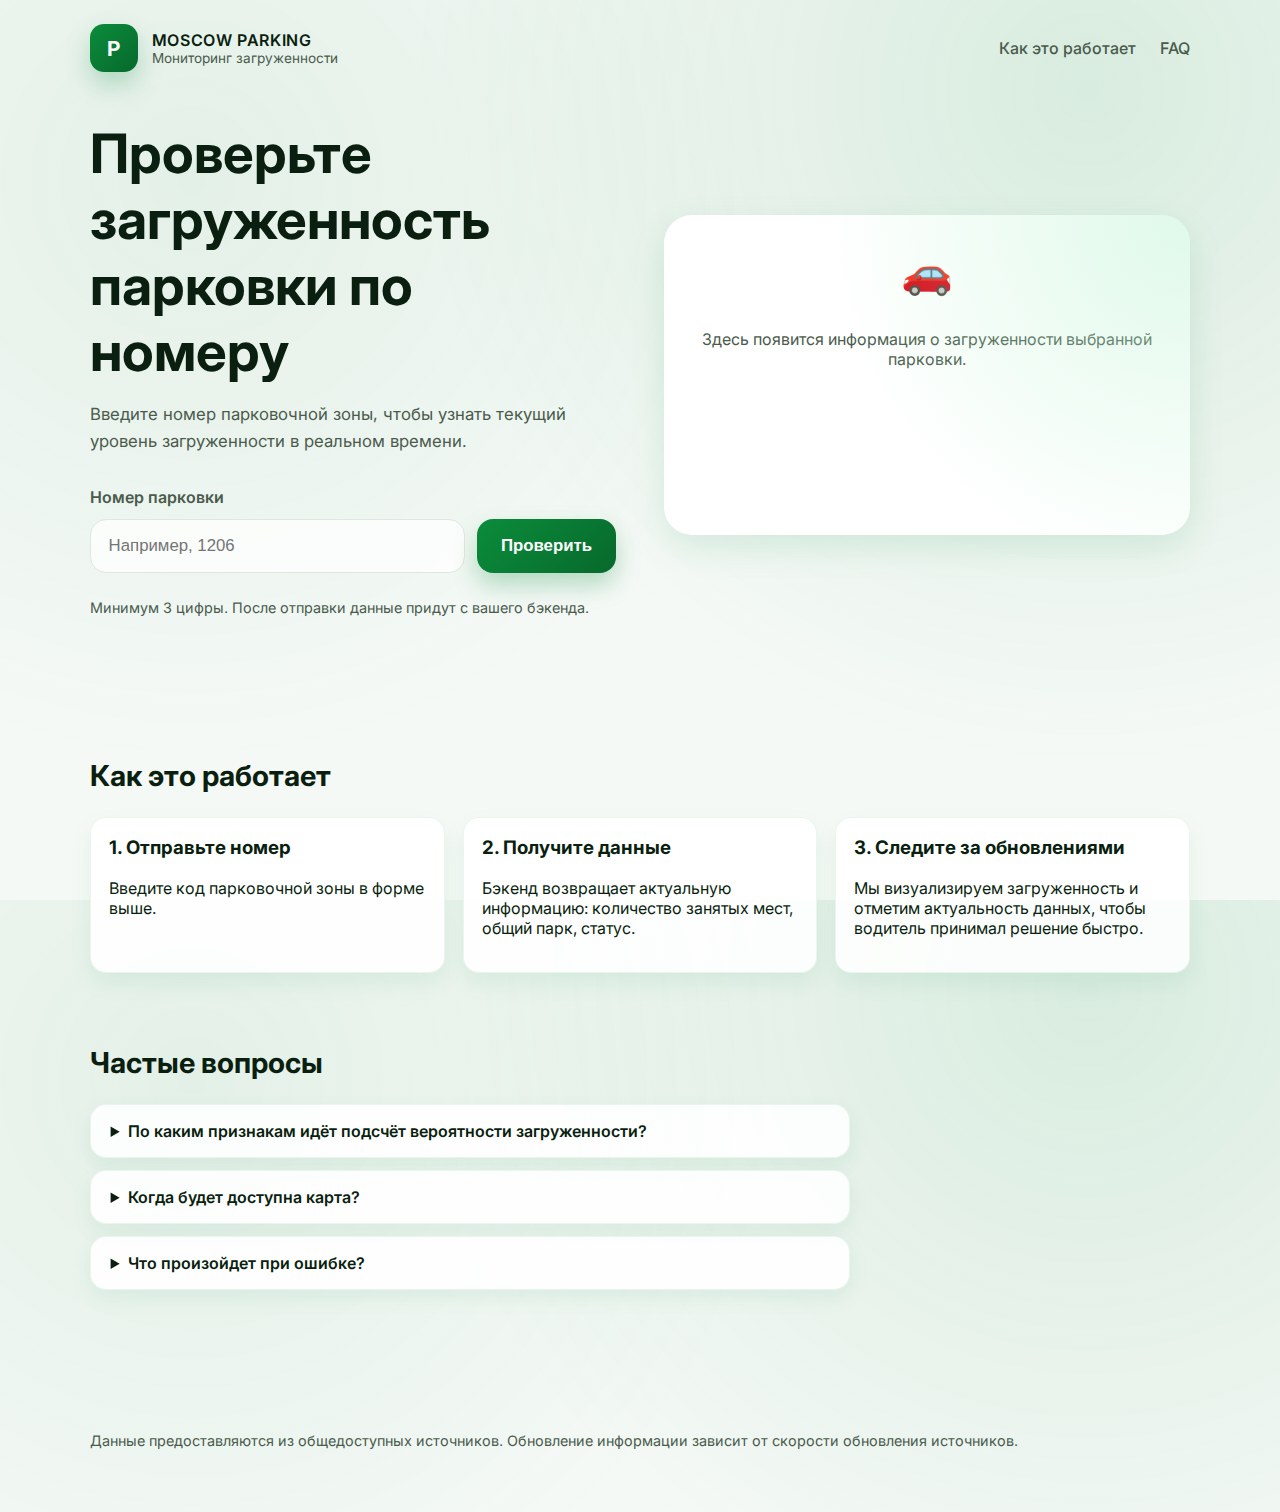
<file: index.html>
<!DOCTYPE html>
<html lang="ru">
<head>
  <meta charset="UTF-8" />
  <meta name="viewport" content="width=device-width, initial-scale=1.0" />
  <title>Парковки Москвы — Статус загруженности</title>
  <link rel="preconnect" href="https://fonts.googleapis.com" />
  <link rel="preconnect" href="https://fonts.gstatic.com" crossorigin />
  <link href="https://fonts.googleapis.com/css2?family=Inter:wght@400;500;600;700&display=swap" rel="stylesheet" />
  <link rel="stylesheet" href="styles.css" />
</head>
<body>
  <div class="page">
    <header class="page__header">
      <div class="brand">
        <div class="brand__logo" aria-hidden="true">P</div>
        <div class="brand__titles">
          <span class="brand__name">Moscow Parking</span>
          <span class="brand__tagline">Мониторинг загруженности</span>
        </div>
      </div>
      <nav class="page__nav">
        <a href="#how" class="page__nav-link">Как это работает</a>
        <a href="#faq" class="page__nav-link">FAQ</a>
      </nav>
    </header>

    <main class="page__main">
      <section class="hero">
        <div class="hero__content">
          <h1 class="hero__title">Проверьте загруженность парковки по номеру</h1>
          <p class="hero__subtitle">Введите номер парковочной зоны, чтобы узнать текущий уровень загруженности в реальном времени.</p>

          <form class="lookup" id="lookup-form" novalidate>
            <label class="lookup__label" for="parking-number">Номер парковки</label>
            <div class="lookup__controls">
              <input
                class="lookup__input"
                type="text"
                id="parking-number"
                name="parking-number"
                inputmode="numeric"
                placeholder="Например, 1206"
                required
                aria-describedby="lookup-hint"
              />
              <button class="lookup__submit" type="submit">Проверить</button>
            </div>
            <p class="lookup__hint" id="lookup-hint">Минимум 3 цифры. После отправки данные придут с вашего бэкенда.</p>
            <p class="lookup__error" id="lookup-error" role="alert" hidden></p>
          </form>
        </div>

        <div class="hero__card" id="status-card" aria-live="polite">
          <div class="status-card status-card--empty">
            <div class="status-card__placeholder">
              <span class="status-card__emoji" aria-hidden="true">🚗</span>
              <p class="status-card__text">Здесь появится информация о загруженности выбранной парковки.</p>
            </div>
          </div>
        </div>
      </section>

      <section class="info" id="how">
        <h2 class="info__title">Как это работает</h2>
        <div class="info__grid">
          <article class="info__card">
            <h3>1. Отправьте номер</h3>
            <p>Введите код парковочной зоны в форме выше.</p>
          </article>
          <article class="info__card">
            <h3>2. Получите данные</h3>
            <p>Бэкенд возвращает актуальную информацию: количество занятых мест, общий парк, статус.</p>
          </article>
          <article class="info__card">
            <h3>3. Следите за обновлениями</h3>
            <p>Мы визуализируем загруженность и отметим актуальность данных, чтобы водитель принимал решение быстро.</p>
          </article>
        </div>
      </section>

      <section class="faq" id="faq">
        <h2 class="faq__title">Частые вопросы</h2>
        <details class="faq__item">
          <summary>По каким признакам идёт подсчёт вероятности загруженности?</summary>
          <p>Минимально — процент загруженности либо число занятых и свободных мест. Опционально дата обновления и статус (свободно/плотно/переполнено).</p>
        </details>
        <details class="faq__item">
          <summary>Когда будет доступна карта?</summary>
          <p>Следите за обновлениями — виджет появится автоматически, как только будет готов.</p>
        </details>
        <details class="faq__item">
          <summary>Что произойдет при ошибке?</summary>
          <p>Пользователь увидит уведомление с причиной (например, нет связи или парковка не найдена).</p>
        </details>
      </section>
    </main>

    <footer class="page__footer">
      <p>Данные предоставляются из общедоступных источников. Обновление информации зависит от скорости обновления источников.</p>
    </footer>
  </div>

  <script src="app.js" type="module"></script>
</body>
</html>
</file>
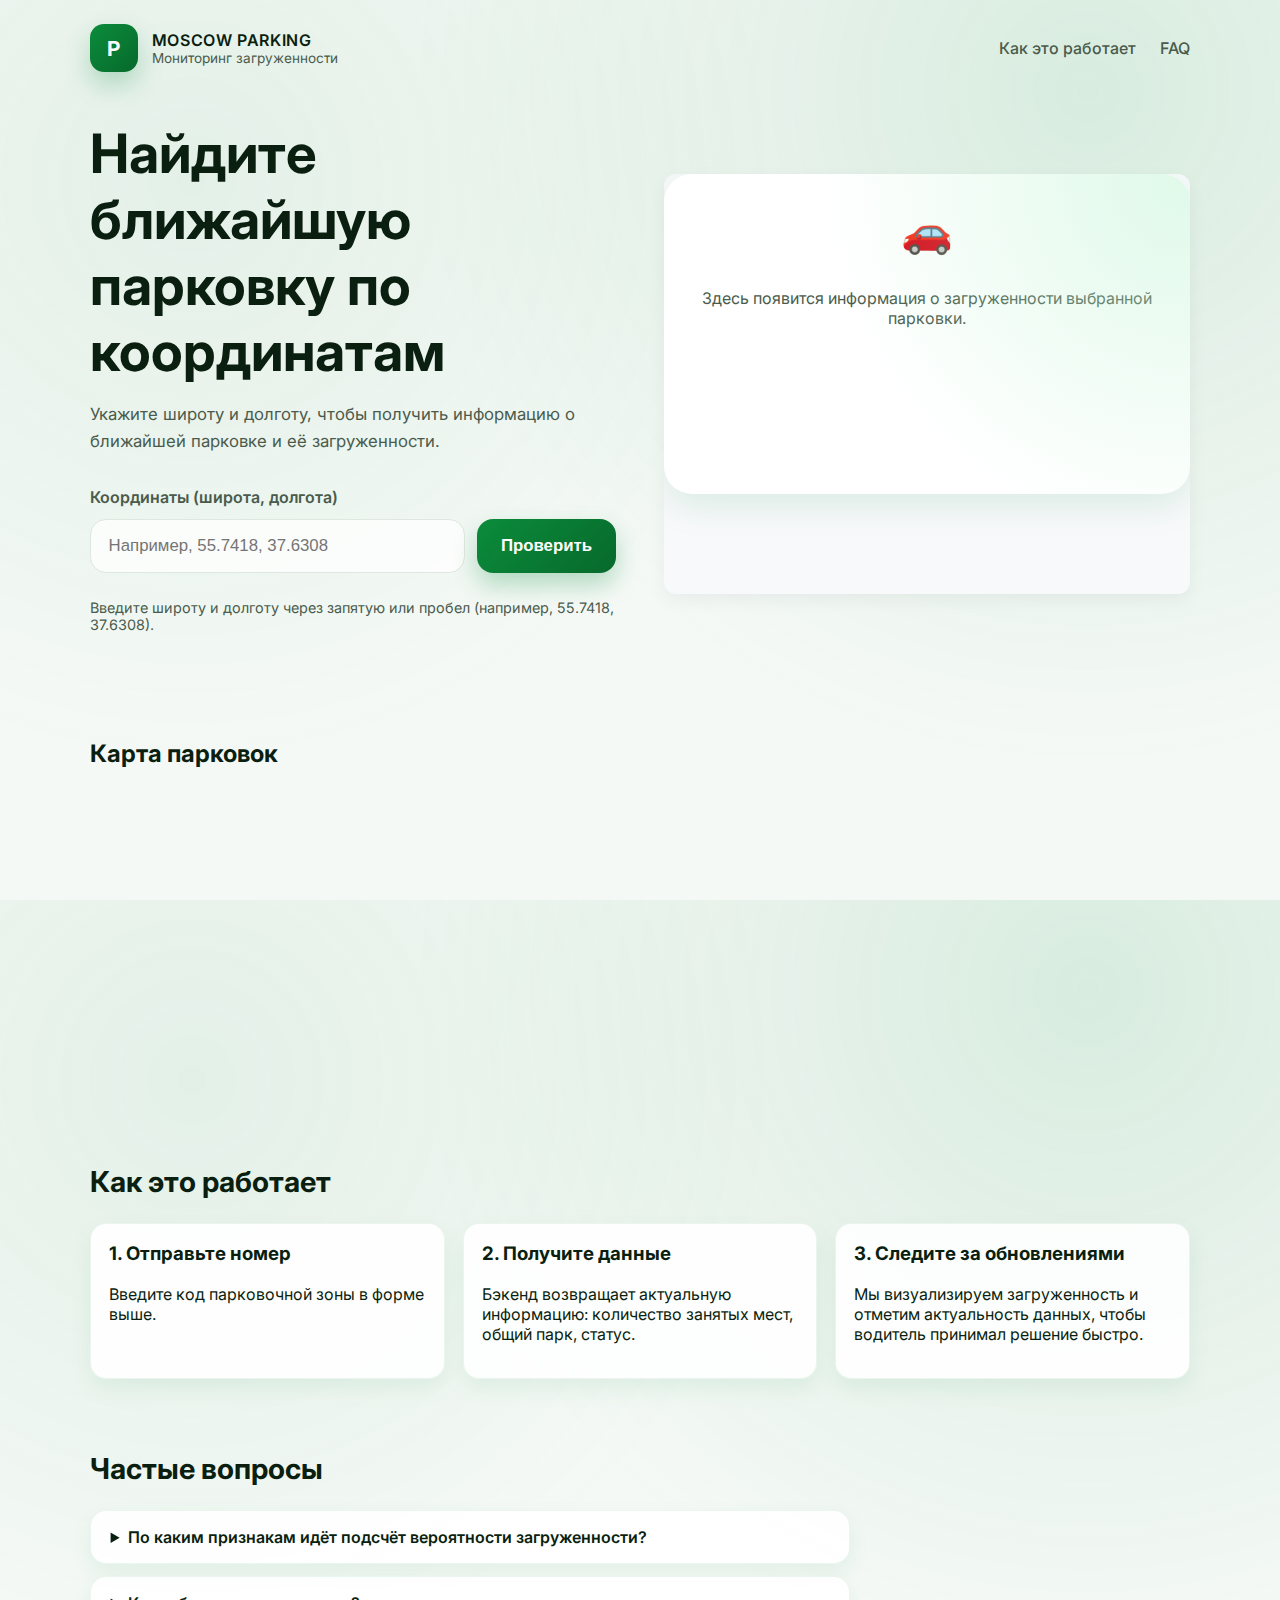
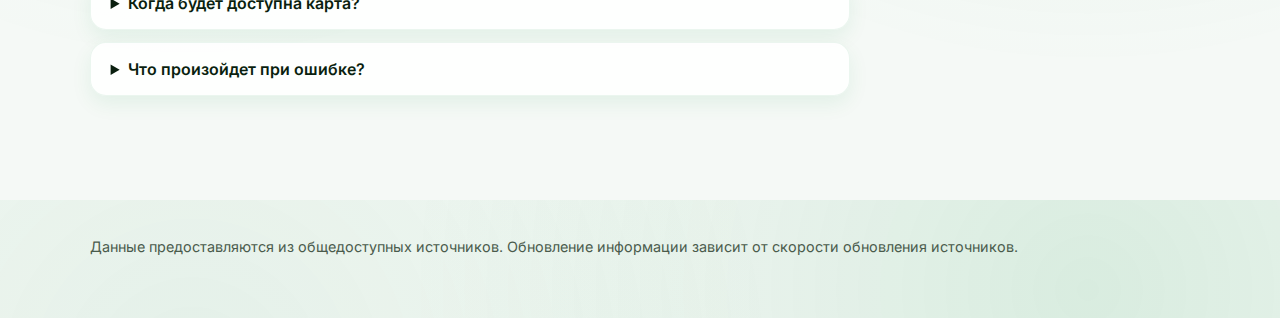
<file: public/index.html>
<!DOCTYPE html>
<html lang="ru">
<head>
  <meta charset="UTF-8" />
  <meta name="viewport" content="width=device-width, initial-scale=1.0" />
  <title>Парковки Москвы — Статус загруженности</title>
  <link rel="preconnect" href="https://fonts.googleapis.com" />
  <link rel="preconnect" href="https://fonts.gstatic.com" crossorigin />
  <link href="https://fonts.googleapis.com/css2?family=Inter:wght@400;500;600;700&display=swap" rel="stylesheet" />
  <link rel="stylesheet" href="styles.css" />
</head>
<body>
  <div class="page">
    <header class="page__header">
      <div class="brand">
        <div class="brand__logo" aria-hidden="true">P</div>
        <div class="brand__titles">
          <span class="brand__name">Moscow Parking</span>
          <span class="brand__tagline">Мониторинг загруженности</span>
        </div>
      </div>
      <nav class="page__nav">
        <a href="#how" class="page__nav-link">Как это работает</a>
        <a href="#faq" class="page__nav-link">FAQ</a>
      </nav>
    </header>

    <main class="page__main">
      <section class="hero">
        <div class="hero__content">
          <h1 class="hero__title">Найдите ближайшую парковку по координатам</h1>
          <p class="hero__subtitle">Укажите широту и долготу, чтобы получить информацию о ближайшей парковке и её загруженности.</p>

          <form class="lookup" id="lookup-form" novalidate>
            <label class="lookup__label" for="parking-number">Координаты (широта, долгота)</label>
            <div class="lookup__controls">
              <input
                class="lookup__input"
                type="text"
                id="parking-number"
                name="parking-number"
                placeholder="Например, 55.7418, 37.6308"
                required
                aria-describedby="lookup-hint"
              />
              <button class="lookup__submit" type="submit">Проверить</button>
            </div>
            <p class="lookup__hint" id="lookup-hint">Введите широту и долготу через запятую или пробел (например, 55.7418, 37.6308).</p>
            <p class="lookup__error" id="lookup-error" role="alert" hidden></p>
          </form>
        </div>

        <div class="hero__card" id="status-card" aria-live="polite">
          <div class="status-card status-card--empty">
            <div class="status-card__placeholder">
              <span class="status-card__emoji" aria-hidden="true">🚗</span>
              <p class="status-card__text">Здесь появится информация о загруженности выбранной парковки.</p>
            </div>
          </div>
        </div>
      </section>

      <section class="map-section" id="parking-map">
        <div class="map-section__header">
          <h2 class="map-section__title">Карта парковок</h2>
        </div>
        <div class="map-section__container" id="map-container">
          <div class="map-section__canvas" id="map"></div>
        </div>
        <div class="map-section__epo" id="epo-result" aria-live="polite"></div>
      </section>

      <section class="info" id="how">
        <h2 class="info__title">Как это работает</h2>
        <div class="info__grid">
          <article class="info__card">
            <h3>1. Отправьте номер</h3>
            <p>Введите код парковочной зоны в форме выше.</p>
          </article>
          <article class="info__card">
            <h3>2. Получите данные</h3>
            <p>Бэкенд возвращает актуальную информацию: количество занятых мест, общий парк, статус.</p>
          </article>
          <article class="info__card">
            <h3>3. Следите за обновлениями</h3>
            <p>Мы визуализируем загруженность и отметим актуальность данных, чтобы водитель принимал решение быстро.</p>
          </article>
        </div>
      </section>

      <section class="faq" id="faq">
        <h2 class="faq__title">Частые вопросы</h2>
        <details class="faq__item">
          <summary>По каким признакам идёт подсчёт вероятности загруженности?</summary>
          <p>Минимально — процент загруженности либо число занятых и свободных мест. Опционально дата обновления и статус (свободно/плотно/переполнено).</p>
        </details>
        <details class="faq__item">
          <summary>Когда будет доступна карта?</summary>
          <p>Следите за обновлениями — виджет появится автоматически, как только будет готов.</p>
        </details>
        <details class="faq__item">
          <summary>Что произойдет при ошибке?</summary>
          <p>Пользователь увидит уведомление с причиной (например, нет связи или парковка не найдена).</p>
        </details>
      </section>
    </main>

    <footer class="page__footer">
      <p>Данные предоставляются из общедоступных источников. Обновление информации зависит от скорости обновления источников.</p>
    </footer>
  </div>
  
  <script src="https://mapgl.2gis.com/api/js/v1"></script>
  <script src="app.js" type="module"></script>
</body>
</html>
</file>
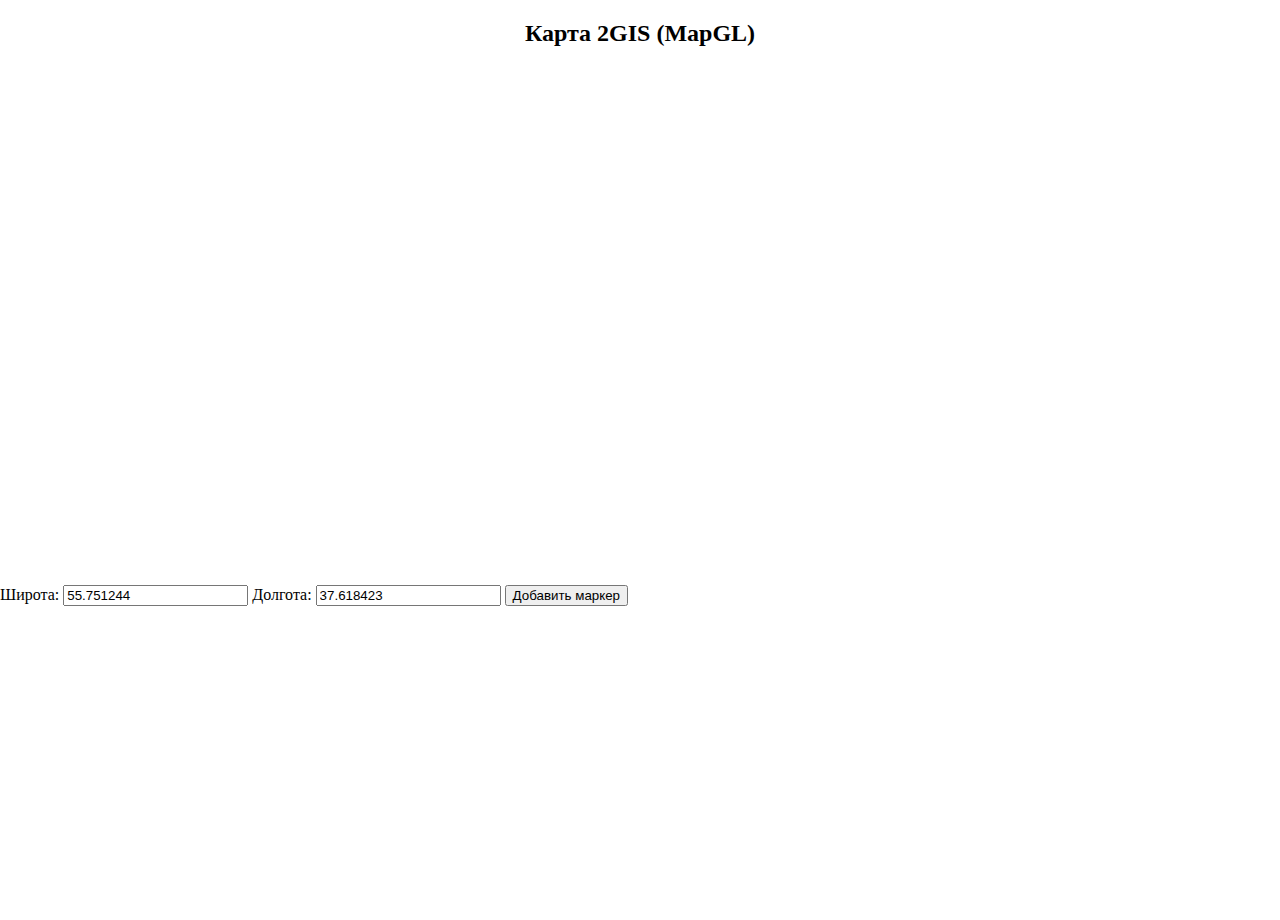
<file: public/suka.html>
<!DOCTYPE html>
<html lang="ru">
<head>
  <meta charset="UTF-8" />
  <meta name="viewport" content="width=device-width, initial-scale=1.0" />
  <title>Карта 2GIS MapGL для хакатона</title>
  <style>
    body, html, #map { margin:0; padding:0; height:100%; }
    #map { width:100%; height:500px; }
  </style>
</head>
<body>
  <h2 style="text-align:center">Карта 2GIS (MapGL)</h2>
  <div id="map"></div>
  <br>
  <label>Широта: <input id="lat" value="55.751244"></label>
  <label>Долгота: <input id="lng" value="37.618423"></label>
  <button id="add">Добавить маркер</button>

  <!-- Подключение MapGL API -->
  <script src="https://mapgl.2gis.com/api/js/v1"></script>
  <script>
    // Конфигурация из хакатона
    const CONFIG = {
      appId: 'ru.2gishackathon.app03.01',
      key: 'e50d3992-8076-47d8-bc3c-9add5a142f20'
    };

    // Создаём карту
    const map = new mapgl.Map('map', {
      center: [37.618423, 55.751244], // [lng, lat] !!!
      zoom: 12,
      key: CONFIG.key,
    });

    // Храним маркеры в массиве
    const markers = [];

    // Функция добавления маркера
    function addMarker(lat, lng, text = '') {
      const marker = new mapgl.Marker(map, {
        coordinates: [parseFloat(lng), parseFloat(lat)],
        icon: 'https://docs.2gis.com/img/mapgl/marker.svg', // можно заменить на свой
      });

      // Если есть текст → добавим popup
      if (text) {
        const popup = new mapgl.Popup(map, {
          coordinates: [parseFloat(lng), parseFloat(lat)],
          content: text,
        });
        marker.on('click', () => popup.open());
      }

      markers.push(marker);
    }

    // Добавляем маркер по кнопке
    document.getElementById('add').addEventListener('click', () => {
      const lat = document.getElementById('lat').value;
      const lng = document.getElementById('lng').value;
      addMarker(lat, lng, `Маркер: ${lat}, ${lng}`);
      map.setCenter([parseFloat(lng), parseFloat(lat)]);
    });
  </script>
</body>
</html>
</file>
<file: styles.css>
:root {
  --page-bg: #f5f9f6;
  --card-bg: #ffffff;
  --brand-green: #0b8c3b;
  --brand-green-strong: #07692c;
  --brand-green-light: #bcf3d1;
  --text-primary: #0a1f0f;
  --text-secondary: #4a5b4c;
  --border-color: #dfe7df;
  --shadow-soft: 0 12px 35px rgba(11, 140, 59, 0.12);
  --radius-large: 28px;
  --radius-medium: 16px;
  --transition: all 0.3s ease;
}

* {
  box-sizing: border-box;
}

html,
body {
  height: 100%;
  margin: 0;
}

body {
  font-family: 'Inter', sans-serif;
  color: var(--text-primary);
  background: radial-gradient(circle at 15% 20%, rgba(11, 140, 59, 0.08), transparent 45%),
    radial-gradient(circle at 85% 10%, rgba(11, 140, 59, 0.12), transparent 50%), var(--page-bg);
}

.page {
  min-height: 100%;
  display: flex;
  flex-direction: column;
}

.page__header {
  display: flex;
  align-items: center;
  justify-content: space-between;
  padding: 24px 7vw 16px;
}

.brand {
  display: flex;
  align-items: center;
  gap: 14px;
}

.brand__logo {
  width: 48px;
  height: 48px;
  display: grid;
  place-items: center;
  font-weight: 700;
  font-size: 1.3rem;
  color: #fff;
  border-radius: 14px;
  background: linear-gradient(135deg, var(--brand-green), var(--brand-green-strong));
  box-shadow: 0 12px 24px rgba(11, 140, 59, 0.25);
}

.brand__titles {
  display: flex;
  flex-direction: column;
}

.brand__name {
  font-weight: 600;
  letter-spacing: 0.04em;
  text-transform: uppercase;
}

.brand__tagline {
  font-size: 0.85rem;
  color: var(--text-secondary);
}

.page__nav {
  display: flex;
  gap: 24px;
}

.page__nav-link {
  color: var(--text-secondary);
  text-decoration: none;
  font-weight: 500;
  transition: color 0.2s ease;
}

.page__nav-link:hover {
  color: var(--brand-green);
}

.page__main {
  flex: 1;
  padding: 0 7vw 96px;
}

.hero {
  display: grid;
  grid-template-columns: repeat(auto-fit, minmax(320px, 1fr));
  gap: 48px;
  align-items: center;
  padding: 32px 0 72px;
}

.hero__title {
  font-size: clamp(2.4rem, 5vw, 3.4rem);
  margin: 0 0 16px;
  max-width: 540px;
}

.hero__subtitle {
  font-size: 1.05rem;
  color: var(--text-secondary);
  line-height: 1.6;
  max-width: 520px;
}

.lookup {
  margin-top: 32px;
  display: grid;
  gap: 12px;
}

.lookup__label {
  font-weight: 600;
  color: var(--text-secondary);
}

.lookup__controls {
  display: grid;
  grid-template-columns: 1fr auto;
  gap: 12px;
}

.lookup__input {
  padding: 16px 18px;
  border-radius: var(--radius-medium);
  border: 1px solid var(--border-color);
  font-size: 1.05rem;
  transition: var(--transition);
  background: rgba(255, 255, 255, 0.75);
}

.lookup__input:focus {
  outline: none;
  border-color: rgba(11, 140, 59, 0.55);
  box-shadow: 0 0 0 3px rgba(11, 140, 59, 0.15);
}

.lookup__submit {
  border: none;
  border-radius: var(--radius-medium);
  padding: 0 24px;
  font-size: 1.05rem;
  font-weight: 600;
  color: #fff;
  cursor: pointer;
  background: linear-gradient(135deg, var(--brand-green), var(--brand-green-strong));
  box-shadow: 0 12px 24px rgba(11, 140, 59, 0.28);
  transition: transform 0.2s ease, box-shadow 0.2s ease, opacity 0.2s ease;
}

.lookup__submit:hover:not(:disabled) {
  transform: translateY(-2px);
  box-shadow: 0 16px 32px rgba(11, 140, 59, 0.32);
}

.lookup__submit:disabled {
  opacity: 0.7;
  cursor: wait;
}

.lookup__hint {
  font-size: 0.9rem;
  color: var(--text-secondary);
}

.lookup__error {
  color: #b23434;
  font-size: 0.9rem;
  font-weight: 500;
}

.hero__card {
  position: relative;
}

.status-card {
  position: relative;
  border-radius: var(--radius-large);
  background: var(--card-bg);
  box-shadow: var(--shadow-soft);
  padding: 32px;
  min-height: 320px;
  display: flex;
  flex-direction: column;
  justify-content: space-between;
  overflow: hidden;
}

.status-card::before {
  content: '';
  position: absolute;
  inset: 0;
  background: radial-gradient(circle at top right, rgba(188, 243, 209, 0.8), transparent 60%);
  opacity: 0.6;
  pointer-events: none;
}

.status-card__placeholder {
  display: flex;
  flex-direction: column;
  align-items: center;
  justify-content: center;
  text-align: center;
  gap: 16px;
  color: var(--text-secondary);
  height: 100%;
}

.status-card__emoji {
  font-size: 2.6rem;
}

.status-card__header {
  display: flex;
  justify-content: space-between;
  align-items: flex-start;
  gap: 16px;
}

.status-card__badge {
  padding: 8px 14px;
  border-radius: 999px;
  font-weight: 600;
  font-size: 0.9rem;
  display: inline-flex;
  align-items: center;
  gap: 8px;
  color: var(--brand-green-strong);
  background: rgba(11, 140, 59, 0.12);
}

.status-card__badge::before {
  content: '';
  display: block;
  width: 8px;
  height: 8px;
  border-radius: 50%;
  background: currentColor;
}

.status-card__title {
  font-size: 2.1rem;
  margin: 0;
}

.status-card__subtitle {
  margin: 0;
  color: var(--text-secondary);
}

.status-card__progress {
  margin-top: 28px;
  background: rgba(11, 140, 59, 0.16);
  border-radius: 999px;
  overflow: hidden;
  height: 16px;
  position: relative;
}

.status-card__progress-fill {
  height: 100%;
  background: linear-gradient(135deg, var(--brand-green), var(--brand-green-strong));
  border-radius: inherit;
  transition: width 0.4s ease;
}

.status-card__stats {
  display: grid;
  grid-template-columns: repeat(auto-fit, minmax(120px, 1fr));
  gap: 18px;
  margin-top: 28px;
}

.status-card__stat {
  display: flex;
  flex-direction: column;
  gap: 6px;
}

.status-card__stat-label {
  font-size: 0.8rem;
  text-transform: uppercase;
  letter-spacing: 0.08em;
  color: var(--text-secondary);
}

.status-card__stat-value {
  font-size: 1.4rem;
  font-weight: 600;
}

.status-card__footer {
  margin-top: auto;
  font-size: 0.85rem;
  color: var(--text-secondary);
}

.status-card--success .status-card__badge,
.status-card--success .status-card__badge::before {
  color: #0b8c3b;
}

.status-card--warning .status-card__badge,
.status-card--warning .status-card__badge::before {
  color: #c59b07;
}

.status-card--danger .status-card__badge,
.status-card--danger .status-card__badge::before {
  color: #c03636;
}

.info {
  margin-top: 56px;
}

.info__title,
.faq__title {
  font-size: 1.8rem;
  margin-bottom: 24px;
}

.info__grid {
  display: grid;
  grid-template-columns: repeat(auto-fit, minmax(220px, 1fr));
  gap: 18px;
}

.info__card {
  background: rgba(255, 255, 255, 0.88);
  border-radius: var(--radius-medium);
  padding: 18px;
  border: 1px solid rgba(11, 140, 59, 0.08);
  box-shadow: 0 10px 22px rgba(11, 140, 59, 0.08);
}

.info__card h3 {
  margin-top: 0;
}

.faq {
  margin-top: 72px;
  max-width: 760px;
}

.faq__item {
  background: rgba(255, 255, 255, 0.88);
  border-radius: var(--radius-medium);
  padding: 16px 20px;
  border: 1px solid rgba(11, 140, 59, 0.08);
  box-shadow: 0 8px 20px rgba(11, 140, 59, 0.08);
}

.faq__item + .faq__item {
  margin-top: 12px;
}

.faq__item summary {
  cursor: pointer;
  font-weight: 600;
  color: var(--text-primary);
}

.faq__badge {
  display: inline-flex;
  align-items: center;
  margin-left: 8px;
  padding: 4px 10px;
  border-radius: 999px;
  font-size: 0.75rem;
  font-weight: 600;
  letter-spacing: 0.04em;
  color: var(--brand-green-strong);
  background: rgba(11, 140, 59, 0.18);
  box-shadow: 0 6px 12px rgba(11, 140, 59, 0.16);
}

.page__footer {
  padding: 32px 7vw 48px;
  color: var(--text-secondary);
  font-size: 0.9rem;
}

@media (max-width: 768px) {
  .page__header {
    flex-direction: column;
    align-items: flex-start;
    gap: 18px;
  }

  .page__nav {
    gap: 16px;
  }

  .lookup__controls {
    grid-template-columns: 1fr;
  }

  .lookup__submit {
    padding: 14px;
  }
}

@media (prefers-reduced-motion: reduce) {
  *,
  *::before,
  *::after {
    animation-duration: 0.01ms !important;
    animation-iteration-count: 1 !important;
    transition-duration: 0.01ms !important;
    scroll-behavior: auto !important;
  }
}
</file>
<file: public/styles.css>
:root {
  --page-bg: #f5f9f6;
  --card-bg: #ffffff;
  --brand-green: #0b8c3b;
  --brand-green-strong: #07692c;
  --brand-green-light: #bcf3d1;
  --text-primary: #0a1f0f;
  --text-secondary: #4a5b4c;
  --border-color: #dfe7df;
  --shadow-soft: 0 12px 35px rgba(11, 140, 59, 0.12);
  --radius-large: 28px;
  --radius-medium: 16px;
  --transition: all 0.3s ease;
}

* {
  box-sizing: border-box;
}

html,
body {
  height: 100%;
  margin: 0;
}

body {
  font-family: 'Inter', sans-serif;
  color: var(--text-primary);
  background: radial-gradient(circle at 15% 20%, rgba(11, 140, 59, 0.08), transparent 45%),
    radial-gradient(circle at 85% 10%, rgba(11, 140, 59, 0.12), transparent 50%), var(--page-bg);
}

.page {
  min-height: 100%;
  display: flex;
  flex-direction: column;
}

.page__header {
  display: flex;
  align-items: center;
  justify-content: space-between;
  padding: 24px 7vw 16px;
}

.brand {
  display: flex;
  align-items: center;
  gap: 14px;
}

.brand__logo {
  width: 48px;
  height: 48px;
  display: grid;
  place-items: center;
  font-weight: 700;
  font-size: 1.3rem;
  color: #fff;
  border-radius: 14px;
  background: linear-gradient(135deg, var(--brand-green), var(--brand-green-strong));
  box-shadow: 0 12px 24px rgba(11, 140, 59, 0.25);
}

.brand__titles {
  display: flex;
  flex-direction: column;
}

.brand__name {
  font-weight: 600;
  letter-spacing: 0.04em;
  text-transform: uppercase;
}

.brand__tagline {
  font-size: 0.85rem;
  color: var(--text-secondary);
}

.page__nav {
  display: flex;
  gap: 24px;
}

.page__nav-link {
  color: var(--text-secondary);
  text-decoration: none;
  font-weight: 500;
  transition: color 0.2s ease;
}

.page__nav-link:hover {
  color: var(--brand-green);
}

.page__main {
  flex: 1;
  padding: 0 7vw 96px;
}

.hero {
  display: grid;
  grid-template-columns: repeat(auto-fit, minmax(320px, 1fr));
  gap: 48px;
  align-items: center;
  padding: 32px 0 72px;
}

.hero__title {
  font-size: clamp(2.4rem, 5vw, 3.4rem);
  margin: 0 0 16px;
  max-width: 540px;
}

.hero__subtitle {
  font-size: 1.05rem;
  color: var(--text-secondary);
  line-height: 1.6;
  max-width: 520px;
}

.lookup {
  margin-top: 32px;
  display: grid;
  gap: 12px;
}

.lookup__label {
  font-weight: 600;
  color: var(--text-secondary);
}

.lookup__controls {
  display: grid;
  grid-template-columns: 1fr auto;
  gap: 12px;
}

.lookup__input {
  padding: 16px 18px;
  border-radius: var(--radius-medium);
  border: 1px solid var(--border-color);
  font-size: 1.05rem;
  transition: var(--transition);
  background: rgba(255, 255, 255, 0.75);
}

.lookup__input:focus {
  outline: none;
  border-color: rgba(11, 140, 59, 0.55);
  box-shadow: 0 0 0 3px rgba(11, 140, 59, 0.15);
}

.lookup__submit {
  border: none;
  border-radius: var(--radius-medium);
  padding: 0 24px;
  font-size: 1.05rem;
  font-weight: 600;
  color: #fff;
  cursor: pointer;
  background: linear-gradient(135deg, var(--brand-green), var(--brand-green-strong));
  box-shadow: 0 12px 24px rgba(11, 140, 59, 0.28);
  transition: transform 0.2s ease, box-shadow 0.2s ease, opacity 0.2s ease;
}

.lookup__submit:hover:not(:disabled) {
  transform: translateY(-2px);
  box-shadow: 0 16px 32px rgba(11, 140, 59, 0.32);
}

.lookup__submit:disabled {
  opacity: 0.7;
  cursor: wait;
}

.lookup__hint {
  font-size: 0.9rem;
  color: var(--text-secondary);
}

.lookup__error {
  color: #b23434;
  font-size: 0.9rem;
  font-weight: 500;
}

.hero__card {
  position: relative;
}

.status-card {
  position: relative;
  border-radius: var(--radius-large);
  background: var(--card-bg);
  box-shadow: var(--shadow-soft);
  padding: 32px;
  min-height: 320px;
  display: flex;
  flex-direction: column;
  justify-content: space-between;
  overflow: hidden;
}

.status-card::before {
  content: '';
  position: absolute;
  inset: 0;
  background: radial-gradient(circle at top right, rgba(188, 243, 209, 0.8), transparent 60%);
  opacity: 0.6;
  pointer-events: none;
}

.status-card__placeholder {
  display: flex;
  flex-direction: column;
  align-items: center;
  justify-content: center;
  text-align: center;
  gap: 16px;
  color: var(--text-secondary);
  height: 100%;
}

.status-card__emoji {
  font-size: 2.6rem;
}

.status-card__header {
  display: flex;
  justify-content: space-between;
  align-items: flex-start;
  gap: 16px;
}

.status-card__badge {
  padding: 8px 14px;
  border-radius: 999px;
  font-weight: 600;
  font-size: 0.9rem;
  display: inline-flex;
  align-items: center;
  gap: 8px;
  color: var(--brand-green-strong);
  background: rgba(11, 140, 59, 0.12);
}

.status-card__badge::before {
  content: '';
  display: block;
  width: 8px;
  height: 8px;
  border-radius: 50%;
  background: currentColor;
}

.status-card__title {
  font-size: 2.1rem;
  margin: 0;
}

.status-card__subtitle {
  margin: 0;
  color: var(--text-secondary);
}

.status-card__progress {
  margin-top: 28px;
  background: rgba(11, 140, 59, 0.16);
  border-radius: 999px;
  overflow: hidden;
  height: 16px;
  position: relative;
}

.status-card__progress-fill {
  height: 100%;
  background: linear-gradient(135deg, var(--brand-green), var(--brand-green-strong));
  border-radius: inherit;
  transition: width 0.4s ease;
}

.status-card__stats {
  display: grid;
  grid-template-columns: repeat(auto-fit, minmax(120px, 1fr));
  gap: 18px;
  margin-top: 28px;
}

.status-card__stat {
  display: flex;
  flex-direction: column;
  gap: 6px;
}

.status-card__stat-label {
  font-size: 0.8rem;
  text-transform: uppercase;
  letter-spacing: 0.08em;
  color: var(--text-secondary);
}

.status-card__stat-value {
  font-size: 1.4rem;
  font-weight: 600;
}

.status-card__footer {
  margin-top: auto;
  font-size: 0.85rem;
  color: var(--text-secondary);
}

.status-card--success .status-card__badge,
.status-card--success .status-card__badge::before {
  color: #0b8c3b;
}

.status-card--warning .status-card__badge,
.status-card--warning .status-card__badge::before {
  color: #c59b07;
}

.status-card--danger .status-card__badge,
.status-card--danger .status-card__badge::before {
  color: #c03636;
}

.info {
  margin-top: 56px;
}

.info__title,
.faq__title {
  font-size: 1.8rem;
  margin-bottom: 24px;
}

.info__grid {
  display: grid;
  grid-template-columns: repeat(auto-fit, minmax(220px, 1fr));
  gap: 18px;
}

.info__card {
  background: rgba(255, 255, 255, 0.88);
  border-radius: var(--radius-medium);
  padding: 18px;
  border: 1px solid rgba(11, 140, 59, 0.08);
  box-shadow: 0 10px 22px rgba(11, 140, 59, 0.08);
}

.info__card h3 {
  margin-top: 0;
}

.faq {
  margin-top: 72px;
  max-width: 760px;
}

.faq__item {
  background: rgba(255, 255, 255, 0.88);
  border-radius: var(--radius-medium);
  padding: 16px 20px;
  border: 1px solid rgba(11, 140, 59, 0.08);
  box-shadow: 0 8px 20px rgba(11, 140, 59, 0.08);
}

.faq__item + .faq__item {
  margin-top: 12px;
}

.faq__item summary {
  cursor: pointer;
  font-weight: 600;
  color: var(--text-primary);
}

.faq__badge {
  display: inline-flex;
  align-items: center;
  margin-left: 8px;
  padding: 4px 10px;
  border-radius: 999px;
  font-size: 0.75rem;
  font-weight: 600;
  letter-spacing: 0.04em;
  color: var(--brand-green-strong);
  background: rgba(11, 140, 59, 0.18);
  box-shadow: 0 6px 12px rgba(11, 140, 59, 0.16);
}

.page__footer {
  padding: 32px 7vw 48px;
  color: var(--text-secondary);
  font-size: 0.9rem;
}

@media (max-width: 768px) {
  .page__header {
    flex-direction: column;
    align-items: flex-start;
    gap: 18px;
  }

  .page__nav {
    gap: 16px;
  }

  .lookup__controls {
    grid-template-columns: 1fr;
  }

  .lookup__submit {
    padding: 14px;
  }
}

@media (prefers-reduced-motion: reduce) {
  *,
  *::before,
  *::after {
    animation-duration: 0.01ms !important;
    animation-iteration-count: 1 !important;
    transition-duration: 0.01ms !important;
    scroll-behavior: auto !important;
  }
}

/* styles.css — добавьте в конец файла */

/* Убедимся, что карточка карты растягивается и карта имеет явную высоту */
.hero__card {
  /* делает карточку гибкой — при необходимости настройте max-width */
  display: block;
  width: 100%;
  box-sizing: border-box;
  /* можно задать фиксированную высоту или адаптивную */
  min-height: 320px;      /* минимальная высота для мобильных */
  height: 420px;          /* желаемая высота на десктопе */
  border-radius: 12px;
  overflow: hidden;       /* обрезаем выходящий контент */
  background: #f8f9fb;
  box-shadow: 0 6px 18px rgba(20,20,40,0.05);
}

/* Сам контейнер карты должен занимать весь родительский блок */
#map {
  width: 100%;
  height: 100%;
  min-height: 320px;
  display: block;
}

/* На маленьких экранах можно уменьшить высоту */
@media (max-width: 640px) {
  .hero__card { height: 320px; }
}
</file>
